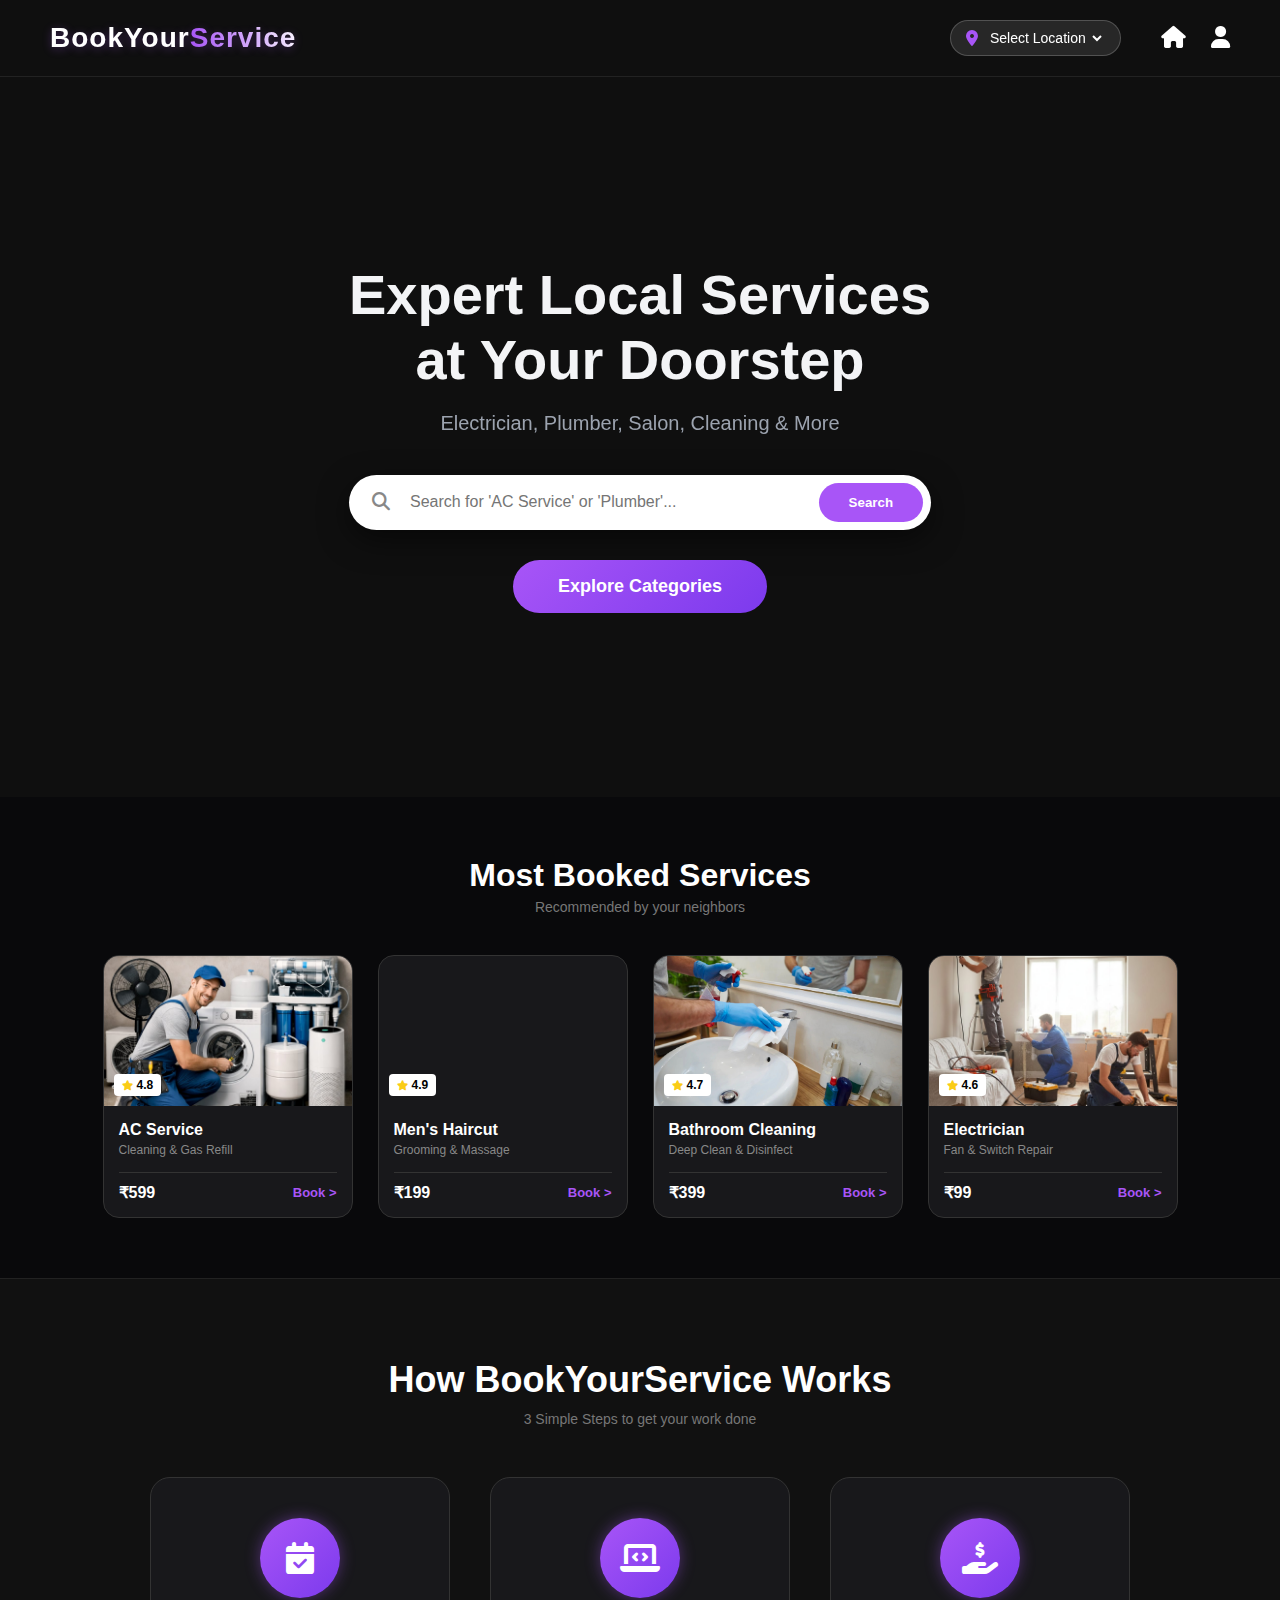
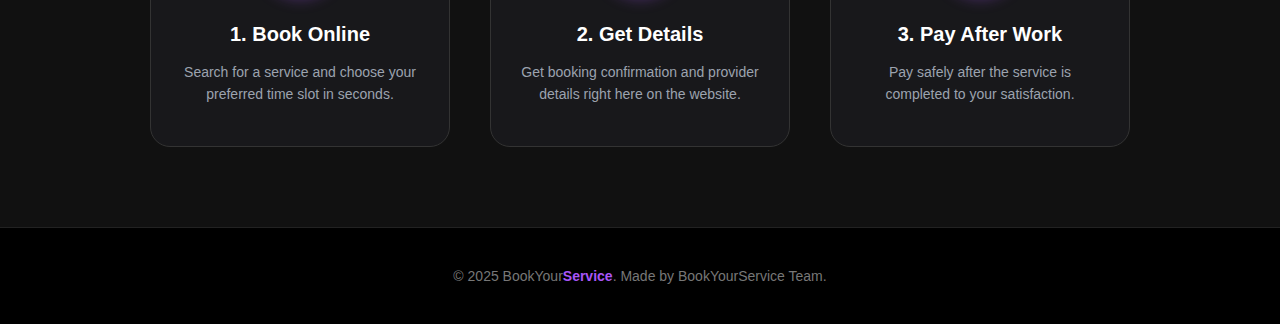
<file: index.html>
<!DOCTYPE html>
<html lang="en">
<head>
  <meta charset="UTF-8">
  <meta name="viewport" content="width=device-width, initial-scale=1.0">
  <title>Book Your Service - Home</title>
  <link rel="stylesheet" href="css/style.css">
  <link rel="stylesheet" href="https://cdnjs.cloudflare.com/ajax/libs/font-awesome/6.4.0/css/all.min.css">
</head>
<body>

  <nav class="navbar">
    <a href="index.html" style="text-decoration: none; color: inherit;">
      <div class="logo">BookYour<span>Service</span></div>
    </a>

    <div class="nav-right" style="display: flex; align-items: center; gap: 25px;">
      
      <div class="location-box">
        <i class="fa-solid fa-location-dot"></i>
        <select id="userLocation" onchange="updateLocation()">
          <option value="all">Select Location</option>
          <option value="rewa-city">Rewa City</option>
          <option value="civil-lines">Civil Lines</option>
          <option value="university-road">University Road</option>
          <option value="sirmaur-chowk">Sirmaur Chowk</option>
        </select>
      </div>

      <ul class="nav-icons">
        <li>
          <a href="index.html" class="icon-link" title="Home">
            <i class="fa-solid fa-house"></i>
          </a>
        </li>
        <li>
          <a href="login.html" class="icon-link" title="Login">
            <i class="fa-solid fa-user"></i>
          </a>
        </li>
      </ul>

    </div>
  </nav>

  <section class="hero">
    <div class="hero-content">
      <h1 class="hero-animate">Expert Local Services <br> <span class="highlight">at Your Doorstep</span></h1>
      <p class="hero-animate-delay">Electrician, Plumber, Salon, Cleaning & More</p>
      
      <div class="search-container">
        <i class="fa-solid fa-magnifying-glass search-icon"></i>
        <input type="text" id="searchInput" placeholder="Search for 'AC Service' or 'Plumber'..." onkeypress="handleEnter(event)">
        <button class="search-btn" onclick="performSearch()">Search</button>
      </div>

      <div style="margin-top: 30px;">
        <a href="categories.html">
          <button class="primary-btn">Explore Categories</button>
        </a>
      </div>
    </div>
  </section>

  <section class="popular-section">
    <h2>Most Booked Services</h2>
    <p class="subtitle">Recommended by your neighbors</p>
    
    <div class="popular-grid">
      <div class="pop-card" onclick="window.location.href='services.html?category=AC Service'">
        <div class="pop-image" style="background-image: url('images/appliance.jpg');">
            <span class="rating-badge"><i class="fa-solid fa-star"></i> 4.8</span>
        </div>
        <div class="pop-content">
            <h3>AC Service</h3>
            <p>Cleaning & Gas Refill</p>
            <div class="price-row">
                <span class="price">₹599</span>
                <span class="btn-text">Book ></span>
            </div>
        </div>
      </div>

      <div class="pop-card" onclick="window.location.href='services.html?category=Men\'s Haircut'">
        <div class="pop-image" style="background-image: url('https://images.unsplash.com/photo-1622286342621-4bd786c2447c?w=600&q=80');">
            <span class="rating-badge"><i class="fa-solid fa-star"></i> 4.9</span>
        </div>
        <div class="pop-content">
            <h3>Men's Haircut</h3>
            <p>Grooming & Massage</p>
            <div class="price-row">
                <span class="price">₹199</span>
                <span class="btn-text">Book ></span>
            </div>
        </div>
      </div>

      <div class="pop-card" onclick="window.location.href='services.html?category=Bathroom Cleaning'">
        <div class="pop-image" style="background-image: url('images/bathroom-cleaning.jpg');">
            <span class="rating-badge"><i class="fa-solid fa-star"></i> 4.7</span>
        </div>
        <div class="pop-content">
            <h3>Bathroom Cleaning</h3>
            <p>Deep Clean & Disinfect</p>
            <div class="price-row">
                <span class="price">₹399</span>
                <span class="btn-text">Book ></span>
            </div>
        </div>
      </div>

      <div class="pop-card" onclick="window.location.href='services.html?category=Electrician'">
        <div class="pop-image" style="background-image: url('images/home-repair.jpg');">
            <span class="rating-badge"><i class="fa-solid fa-star"></i> 4.6</span>
        </div>
        <div class="pop-content">
            <h3>Electrician</h3>
            <p>Fan & Switch Repair</p>
            <div class="price-row">
                <span class="price">₹99</span>
                <span class="btn-text">Book ></span>
            </div>
        </div>
      </div>
    </div>
  </section>

  <section class="how-it-works">
    <h2>How BookYourService Works</h2>
    <p class="subtitle">3 Simple Steps to get your work done</p>
    
    <div class="steps-container">
      <div class="step-box">
        <div class="step-icon">
          <i class="fa-solid fa-calendar-check"></i>
        </div>
        <h3>1. Book Online</h3>
        <p>Search for a service and choose your preferred time slot in seconds.</p>
      </div>

      <div class="step-box">
        <div class="step-icon">
          <i class="fa-solid fa-laptop-code"></i>
        </div>
        <h3>2. Get Details</h3>
        <p>Get booking confirmation and provider details right here on the website.</p>
      </div>

      <div class="step-box">
        <div class="step-icon">
          <i class="fa-solid fa-hand-holding-dollar"></i>
        </div>
        <h3>3. Pay After Work</h3>
        <p>Pay safely after the service is completed to your satisfaction.</p>
      </div>
    </div>
  </section>

  <footer>
    <p>&copy; 2025 BookYour<span>Service</span>. Made by BookYourService Team.</p>
  </footer>

  <script src="js/main.js"></script>
</body>
</html>
</file>
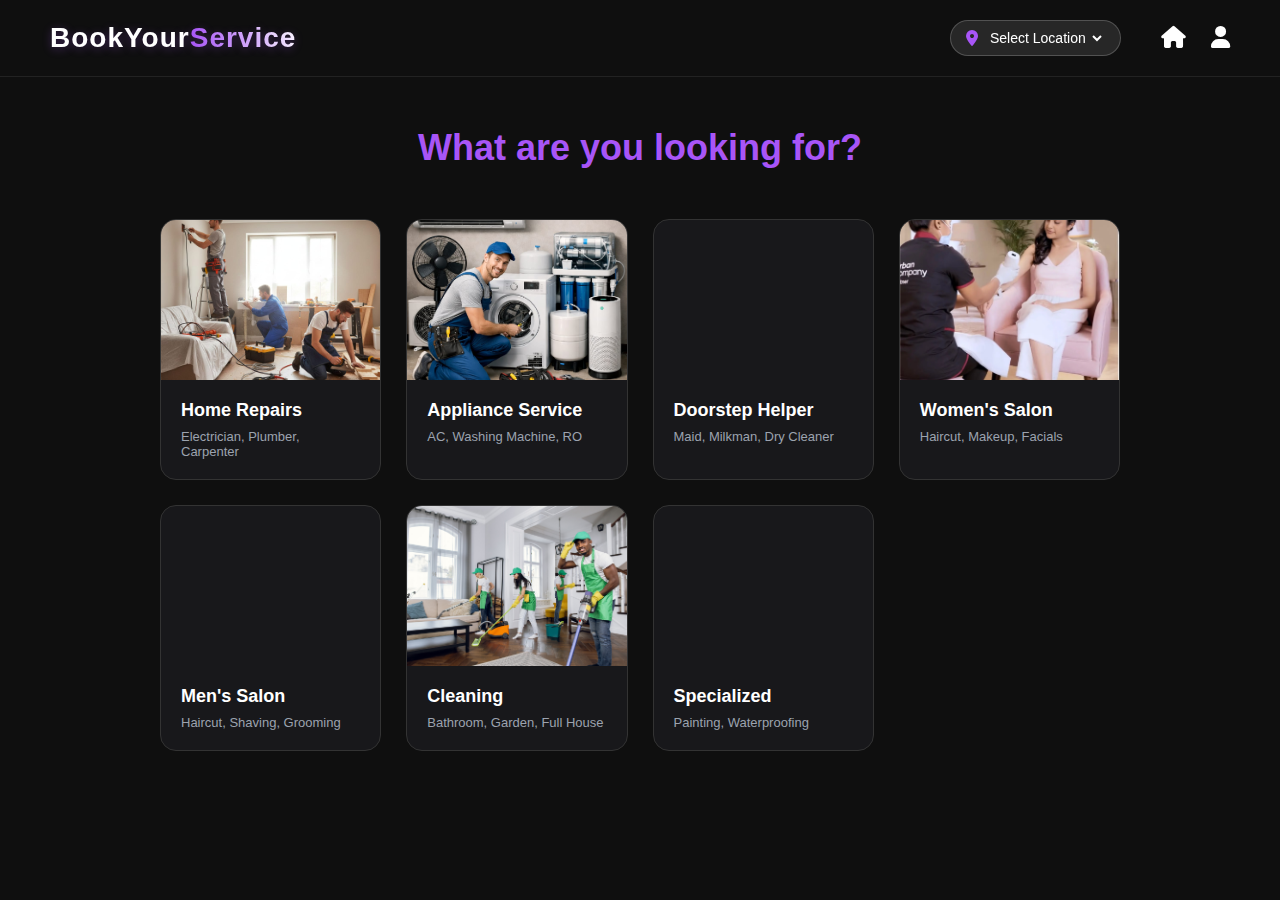
<file: categories.html>
<!DOCTYPE html>
<html lang="en">
<head>
  <meta charset="UTF-8">
  <meta name="viewport" content="width=device-width, initial-scale=1.0">
  <title>Select Category | BookYourService</title>
  <link rel="stylesheet" href="css/style.css">
  <link rel="stylesheet" href="https://cdnjs.cloudflare.com/ajax/libs/font-awesome/6.0.0/css/all.min.css">
</head>
<body>

 <nav class="navbar">
    <a href="index.html" style="text-decoration: none; color: inherit;">
      <div class="logo">BookYour<span>Service</span></div>
    </a>

    <div class="nav-right" style="display: flex; align-items: center; gap: 25px;">
      
      <div class="location-box">
        <i class="fa-solid fa-location-dot"></i>
        <select id="userLocation" onchange="updateLocation()">
          <option value="all">Select Location</option>
          <option value="rewa-city">Rewa City</option>
          <option value="civil-lines">Civil Lines</option>
          <option value="university-road">University Road</option>
          <option value="sirmaur-chowk">Sirmaur Chowk</option>
        </select>
      </div>

      <ul class="nav-icons">
        <li>
          <a href="index.html" class="icon-link" title="Home">
            <i class="fa-solid fa-house"></i>
          </a>
        </li>
        <li>
          <a href="login.html" class="icon-link" title="Login">
            <i class="fa-solid fa-user"></i>
          </a>
        </li>
      </ul>

    </div>
  </nav>

  <h2 class="page-title">What are you looking for?</h2>

 <div class="category-grid">
    
    <div class="card image-card" onclick="goToSubcategory('Repairs')">
      <div class="card-image" style="background-image: url('images/home-repair.jpg');"></div>
      <div class="card-content">
        <h3>Home Repairs</h3>
        <p>Electrician, Plumber, Carpenter</p>
      </div>
    </div>

    <div class="card image-card" onclick="goToSubcategory('Appliances')">
      <div class="card-image" style="background-image: url('images/appliance.jpg');"></div>
      <div class="card-content">
        <h3>Appliance Service</h3>
        <p>AC, Washing Machine, RO</p>
      </div>
    </div>

    <div class="card image-card" onclick="goToSubcategory('Doorstep')">
      <div class="card-image" style="background-image: url('https://images.unsplash.com/photo-1556761175-5973dc0f32e7?w=600&q=80');"></div>
      <div class="card-content">
        <h3>Doorstep Helper</h3>
        <p>Maid, Milkman, Dry Cleaner</p>
      </div>
    </div>

   <div class="card image-card" onclick="goToSubcategory('Salon')">
      <div class="card-image" style="background-image: url('images/women-salon.jpg');"></div>
      <div class="card-content">
        <h3>Women's Salon</h3>
        <p>Haircut, Makeup, Facials</p>
      </div>
    </div>
    <div class="card image-card" onclick="goToSubcategory('MensSalon')">
      <div class="card-image" style="background-image: url('https://images.unsplash.com/photo-1503951914875-452162b0f3f1?w=600&q=80');"></div>
      <div class="card-content">
        <h3>Men's Salon</h3>
        <p>Haircut, Shaving, Grooming</p>
      </div>
    </div>

    <div class="card image-card" onclick="goToSubcategory('Cleaning')">
      <div class="card-image" style="background-image: url('images/cleaning.jpg');"></div>
      <div class="card-content">
        <h3>Cleaning</h3>
        <p>Bathroom, Garden, Full House</p>
      </div>
    </div>

    <div class="card image-card" onclick="goToSubcategory('Specialized')">
      <div class="card-image" style="background-image: url('https://images.unsplash.com/photo-1562259949-e8e7689d7828?w=600&q=80');"></div>
      <div class="card-content">
        <h3>Specialized</h3>
        <p>Painting, Waterproofing</p>
      </div>
    </div>

  </div>
  <script>
    // Simple redirect function
    function goToSubcategory(group) {
        window.location.href = `subcategories.html?group=${group}`;
    }
  </script>
</body>
</html>
</file>
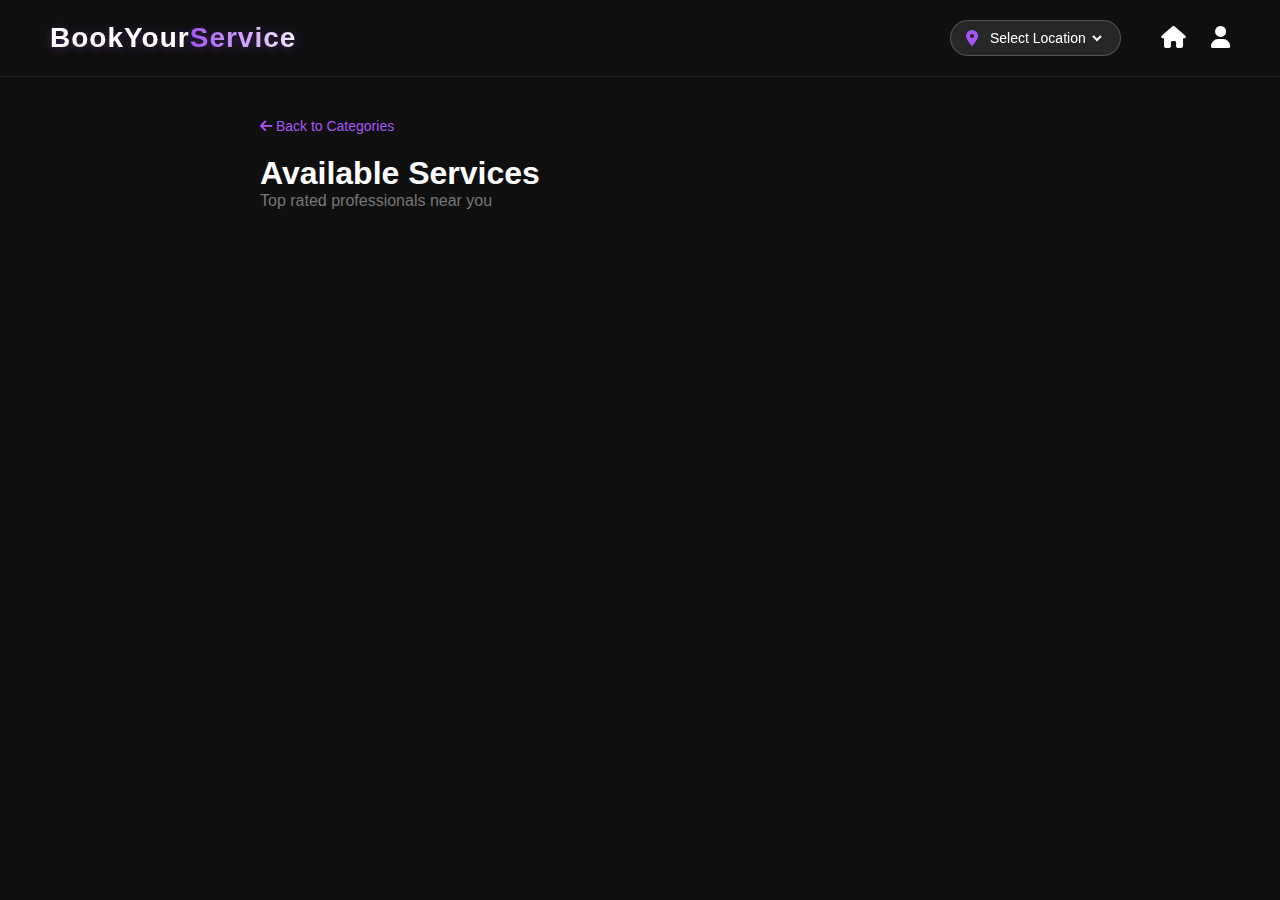
<file: services.html>
<!DOCTYPE html>
<html lang="en">
<head>
  <meta charset="UTF-8">
  <meta name="viewport" content="width=device-width, initial-scale=1.0">
  <title>Providers |  BookYourService</title>
  <link rel="stylesheet" href="css/style.css">
  <link rel="stylesheet" href="https://cdnjs.cloudflare.com/ajax/libs/font-awesome/6.0.0/css/all.min.css">
</head>
<body>

  <nav class="navbar">
    <a href="index.html" style="text-decoration: none; color: inherit;">
      <div class="logo">BookYour<span>Service</span></div>
    </a>

    <div class="nav-right" style="display: flex; align-items: center; gap: 25px;">
      
      <div class="location-box">
        <i class="fa-solid fa-location-dot"></i>
        <select id="userLocation" onchange="updateLocation()">
          <option value="all">Select Location</option>
          <option value="rewa-city">Rewa City</option>
          <option value="civil-lines">Civil Lines</option>
          <option value="university-road">University Road</option>
          <option value="sirmaur-chowk">Sirmaur Chowk</option>
        </select>
      </div>

      <ul class="nav-icons">
        <li>
          <a href="index.html" class="icon-link" title="Home">
            <i class="fa-solid fa-house"></i>
          </a>
        </li>
        <li>
          <a href="login.html" class="icon-link" title="Login">
            <i class="fa-solid fa-user"></i>
          </a>
        </li>
      </ul>

    </div>
  </nav>

  <div class="provider-container">
    <a href="categories.html" style="color: #a855f7; text-decoration: none; font-size: 14px;">
      <i class="fa-solid fa-arrow-left"></i> Back to Categories
    </a>
    
    <div style="margin-top: 20px; margin-bottom: 30px;">
      <h1 id="serviceTitle" style="color:white;">Service</h1>
      <p style="color:#777;">Top rated professionals near you</p>
    </div>

    <div id="providerList"></div>
  </div>
  <div id="bookingModal" class="modal-overlay">
    <div class="modal-content">
      <div class="modal-header">
        <h2>Book <span id="modalProviderName" class="highlight">Service</span></h2>
        <span class="close-btn" onclick="closeModal()">&times;</span>
      </div>

      <form id="bookingForm" onsubmit="confirmBooking(event)">
        <div class="form-group">
          <label>Date</label>
          <input type="date" required>
        </div>

        <div class="form-group">
          <label>Time Slot</label>
          <select required>
            <option value="">Select Time</option>
            <option>10:00 AM - 12:00 PM</option>
            <option>12:00 PM - 02:00 PM</option>
            <option>04:00 PM - 06:00 PM</option>
          </select>
        </div>

        <div class="form-group">
          <label>Your Address</label>
          <textarea placeholder="Enter your full address..." rows="3" required></textarea>
        </div>

        <button type="submit" class="primary-btn" style="width: 100%; margin-top: 10px;">Confirm Booking</button>
      </form>
    </div>
  </div>

  <script src="js/services.js"></script>
</body>
</html>
</file>
<file: css/style.css>
/* --- Global Reset --- */
* {
  margin: 0;
  padding: 0;
  box-sizing: border-box;
}

body {
  background-color: #0f0f0f; /* Your original dark background */
  color: #f3f4f6;
  font-family: 'Segoe UI', Tahoma, Geneva, Verdana, sans-serif;
  overflow-x: hidden;
}

/* --- Animations --- */
@keyframes fadeIn {
  from { opacity: 0; }
  to { opacity: 1; }
}

@keyframes slideUp {
  from { transform: translateY(30px); opacity: 0; }
  to { transform: translateY(0); opacity: 1; }
}

@keyframes pulseGlow {
  0% { box-shadow: 0 0 10px rgba(168, 85, 247, 0.4); }
  50% { box-shadow: 0 0 25px rgba(168, 85, 247, 0.7); }
  100% { box-shadow: 0 0 10px rgba(168, 85, 247, 0.4); }
}

/* --- Navbar --- */
.navbar {
  display: flex;
  justify-content: space-between;
  align-items: center;
  padding: 20px 50px;
  background: rgba(15, 15, 15, 0.9);
  backdrop-filter: blur(10px);
  position: sticky;
  top: 0;
  z-index: 100;
  border-bottom: 1px solid #222;
}

/* --- Navbar Logo Fix --- */
/* --- 1. The Shimmering Logo Animation --- */
.logo {
  font-size: 28px;
  font-weight: bold;
  color: white;
  letter-spacing: 1px;
  /* Optional: Add a subtle text shadow for depth */
  text-shadow: 0 2px 10px rgba(168, 85, 247, 0.3);
}

.logo span {
  /* Create the gradient */
  background: linear-gradient(90deg, #a855f7, #ffffff, #a855f7);
  background-size: 200% auto;
  
  /* Clip the background to the text */
  -webkit-background-clip: text;
  -webkit-text-fill-color: transparent;
  
  /* The Animation */
  animation: shine 3s linear infinite;
  font-weight: 800;
}

/* Define the Animation Movement */
@keyframes shine {
  to {
    background-position: 200% center;
  }
}
.nav-links a {
  text-decoration: none;
  color: #ccc;
  transition: 0.3s;
}

.nav-links a:hover { color: #a855f7; }

/* --- Hero Section (Home Page) --- */
.hero {
  height: 80vh;
  display: flex;
  flex-direction: column;
  justify-content: center;
  align-items: center;
  text-align: center;
  animation: fadeIn 1.2s ease-in-out;
}

.hero h1 {
  font-size: 56px;
  margin-bottom: 20px;
  animation: slideUp 0.8s ease-out;
}

.hero p {
  font-size: 20px;
  color: #9ca3af;
  margin-bottom: 40px;
  animation: slideUp 1s ease-out;
}

/* --- The A++ Button --- */
.primary-btn {
  padding: 16px 45px;
  font-size: 18px;
  border: none;
  border-radius: 50px;
  cursor: pointer;
  background: linear-gradient(135deg, #a855f7, #7c3aed);
  color: white;
  font-weight: bold;
  transition: all 0.3s ease;
  animation: slideUp 1.2s ease-out, pulseGlow 3s infinite;
}

.primary-btn:hover {
  transform: scale(1.05) translateY(-3px);
  box-shadow: 0 15px 40px rgba(168, 85, 247, 0.6);
}

/* --- Categories Page (Grid) --- */
.page-title {
  text-align: center;
  margin: 50px 0 30px;
  font-size: 36px;
  color: #a855f7;
  animation: fadeIn 1s;
}

.category-grid {
  display: grid;
  grid-template-columns: repeat(auto-fit, minmax(200px, 1fr));
  gap: 25px;
  max-width: 1000px;
  margin: 0 auto;
  padding: 20px;
  animation: slideUp 0.8s ease-out;
}

/* --- New Image Card Design (Urban Company Style) --- */
.image-card {
  background: #18181b;
  border-radius: 16px;
  overflow: hidden; /* Keeps image inside the rounded corners */
  padding: 0;       /* Remove padding so image touches edges */
  text-align: left; /* Align text to left like the PDF */
  border: 1px solid #333;
  transition: all 0.3s ease;
  height: 100%;
}

.card-image {
  height: 160px; /* Height of the image part */
  width: 100%;
  background-size: cover;
  background-position: center;
  transition: transform 0.5s ease;
}

.card-content {
  padding: 20px;
}

.card-content h3 {
  font-size: 18px;
  margin-bottom: 8px;
  color: white;
}

.card-content p {
  font-size: 13px;
  color: #9ca3af;
  margin: 0;
}

/* Hover Effect */
.image-card:hover {
  transform: translateY(-5px);
  box-shadow: 0 10px 30px rgba(0, 0, 0, 0.5);
  border-color: #a855f7;
}

.image-card:hover .card-image {
  transform: scale(1.05); /* Slight zoom on image when hovering */
}

/* --- Provider List (Services Page) --- */
.provider-container {
  max-width: 800px;
  margin: 40px auto;
  padding: 0 20px;
  animation: slideUp 0.6s ease-out;
}

.provider-card {
  background: #18181b;
  border: 1px solid #333;
  padding: 25px;
  margin-bottom: 20px;
  border-radius: 15px;
  display: flex;
  justify-content: space-between;
  align-items: center;
  transition: 0.3s;
  animation: slideUp 0.5s ease-out;
  animation-fill-mode: both;
}

/* Stagger animation for list items */
.provider-card:nth-child(1) { animation-delay: 0.1s; }
.provider-card:nth-child(2) { animation-delay: 0.2s; }
.provider-card:nth-child(3) { animation-delay: 0.3s; }
.provider-card:nth-child(4) { animation-delay: 0.4s; }

.provider-card:hover {
  border-color: #a855f7;
  transform: translateX(10px);
}

.book-btn {
  background: transparent;
  border: 2px solid #a855f7;
  color: #a855f7;
  padding: 8px 20px;
  border-radius: 8px;
  cursor: pointer;
  font-weight: bold;
  transition: 0.3s;
}

.book-btn:hover {
  background: #a855f7;
  color: white;
  box-shadow: 0 0 15px rgba(168, 85, 247, 0.5);
}
/* --- Booking Modal (Popup) --- */
.modal-overlay {
  display: none; /* Hidden by default */
  position: fixed;
  top: 0;
  left: 0;
  width: 100%;
  height: 100%;
  background: rgba(0, 0, 0, 0.8); /* Dark dim background */
  backdrop-filter: blur(5px); /* Blurs the background page */
  justify-content: center;
  align-items: center;
  z-index: 1000;
  animation: fadeIn 0.3s;
}

.modal-content {
  background: #18181b;
  padding: 30px;
  border-radius: 20px;
  width: 90%;
  max-width: 400px;
  border: 1px solid #333;
  box-shadow: 0 0 25px rgba(168, 85, 247, 0.3); /* Purple Glow */
  position: relative;
  animation: slideUp 0.4s ease-out;
}

.modal-header {
  display: flex;
  justify-content: space-between;
  align-items: center;
  margin-bottom: 20px;
}

.modal-header h2 { font-size: 22px; color: white; }

.close-btn {
  font-size: 30px;
  color: #888;
  cursor: pointer;
  transition: 0.3s;
}
.close-btn:hover { color: #fff; }

/* Form Styles */
.form-group { margin-bottom: 15px; }

.form-group label {
  display: block;
  color: #ccc;
  margin-bottom: 5px;
  font-size: 14px;
}

.form-group input, 
.form-group select, 
.form-group textarea {
  width: 100%;
  padding: 12px;
  background: #222;
  border: 1px solid #333;
  border-radius: 8px;
  color: white;
  font-family: inherit;
  outline: none;
  transition: 0.3s;
}

.form-group input:focus, 
.form-group select:focus, 
.form-group textarea:focus {
  border-color: #a855f7; /* Purple border on focus */
  box-shadow: 0 0 8px rgba(168, 85, 247, 0.2);
}
/* --- Login Page Styles --- */
.login-page {
  height: 90vh; /* Full height minus navbar */
  width: 100%;
  display: flex;
  justify-content: center;
  align-items: center;
  background: radial-gradient(circle at center, #1a1a1a 0%, #0f0f0f 100%);
}

.form-box {
  width: 380px;
  height: 500px; /* Fixed height for neatness */
  position: relative;
  margin: 6% auto;
  background: #18181b;
  padding: 5px;
  overflow: hidden; /* Hides the form that slides out */
  border-radius: 20px;
  border: 1px solid #333;
  box-shadow: 0 0 30px rgba(168, 85, 247, 0.2); /* Purple glow */
}

/* The Toggle Buttons */
.button-box {
  width: 220px;
  margin: 35px auto;
  position: relative;
  box-shadow: 0 0 20px 9px rgba(0,0,0,0.3); /* Inner shadow */
  border-radius: 30px;
  background: #222;
  display: flex;
  justify-content: space-around;
}

.toggle-btn {
  padding: 10px 30px;
  cursor: pointer;
  background: transparent;
  border: 0;
  outline: none;
  position: relative;
  color: white;
  font-weight: bold;
  transition: 0.3s;
  z-index: 1; /* Sits on top of the sliding color */
}

#btn {
  top: 0;
  left: 0;
  position: absolute;
  width: 110px;
  height: 100%;
  background: linear-gradient(to right, #a855f7, #7c3aed);
  border-radius: 30px;
  transition: .5s; /* Smooth slide animation */
}

/* Social Icons */
.social-icons {
  margin: 30px auto;
  text-align: center;
}

.social-icons i {
  color: #ccc;
  font-size: 24px;
  margin: 0 10px;
  cursor: pointer;
  transition: 0.3s;
}

.social-icons i:hover { color: #a855f7; transform: translateY(-3px); }

/* The Forms */
.input-group {
  top: 150px; /* Positions form below buttons */
  position: absolute;
  width: 280px;
  transition: .5s;
}

.input-field {
  width: 100%;
  padding: 10px 0;
  margin: 5px 0;
  border-left: 0;
  border-top: 0;
  border-right: 0;
  border-bottom: 1px solid #999;
  outline: none;
  background: transparent;
  color: white;
  transition: 0.3s;
}

.input-field:focus { border-bottom: 1px solid #a855f7; }

.submit-btn {
  width: 85%;
  padding: 10px 30px;
  cursor: pointer;
  display: block;
  margin: 30px auto;
  background: linear-gradient(to right, #a855f7, #7c3aed);
  border: 0;
  outline: none;
  border-radius: 30px;
  color: white;
  font-weight: bold;
  box-shadow: 0 5px 15px rgba(168, 85, 247, 0.4);
  transition: 0.3s;
}

.submit-btn:hover { transform: translateY(-2px); }

.check-box { margin: 30px 10px 30px 0; accent-color: #a855f7;}
/* NEW CORRECT CODE - PASTE THIS */
.input-group span { 
  color: #777; 
  font-size: 12px; 
  bottom: 68px; 
  position: absolute; 
}

/* Positioning the two forms side-by-side (one hidden off-screen) */
#login { left: 50px; }
#register { left: 450px; } /* Pushed to the right initially */
/* --- New Subcategory Service Tiles --- */

.service-tile {
  background: #18181b;
  border: 1px solid #333;
  border-radius: 15px;
  padding: 25px 20px;
  display: flex;
  flex-direction: column; /* Stack Icon on top of Text */
  align-items: center;
  justify-content: center;
  gap: 15px;
  cursor: pointer;
  transition: all 0.3s cubic-bezier(0.4, 0, 0.2, 1);
  position: relative;
  overflow: hidden;
}

/* The Icon Circle */
.icon-box {
  width: 60px;
  height: 60px;
  background: rgba(168, 85, 247, 0.1); /* Very light purple background */
  border-radius: 50%;
  display: flex;
  align-items: center;
  justify-content: center;
  transition: 0.3s;
}

.icon-box i {
  font-size: 24px;
  color: #a855f7; /* Purple Icon */
}

/* The Text */
.service-tile h3 {
  font-size: 16px;
  color: white;
  font-weight: 500;
  letter-spacing: 0.5px;
}

/* Small Arrow that appears on hover */
.arrow-icon {
  position: absolute;
  bottom: 15px;
  right: 15px;
  opacity: 0;
  transform: translateX(-10px);
  transition: 0.3s;
}

.arrow-icon i {
  color: #777;
  font-size: 12px;
}

/* --- Hover Effects --- */
.service-tile:hover {
  background: #202023;
  border-color: #a855f7; /* Purple Border */
  transform: translateY(-5px);
  box-shadow: 0 10px 25px rgba(0,0,0,0.5);
}

.service-tile:hover .icon-box {
  background: #a855f7; /* Circle turns solid purple */
  transform: scale(1.1);
}

.service-tile:hover .icon-box i {
  color: white; /* Icon turns white */
}

.service-tile:hover .arrow-icon {
  opacity: 1;
  transform: translateX(0);
}
/* --- Search Bar Styling --- */
.search-container {
  background: white;
  width: 100%;
  max-width: 600px;
  margin: 30px auto 10px; /* Centers it */
  padding: 8px;
  border-radius: 50px; /* Pill shape */
  display: flex;
  align-items: center;
  box-shadow: 0 10px 30px rgba(0,0,0,0.5); /* Deep shadow for pop */
  transition: transform 0.3s;
}

.search-container:hover {
  transform: scale(1.02); /* Slight zoom on hover */
}

.search-icon {
  color: #888;
  font-size: 18px;
  margin-left: 15px;
  margin-right: 10px;
}

.search-container input {
  flex: 1; /* Takes up all available space */
  border: none;
  outline: none;
  font-size: 16px;
  color: #333;
  padding: 10px;
}

.search-btn {
  background: #a855f7; /* Your Purple Theme */
  color: white;
  border: none;
  padding: 12px 30px;
  border-radius: 40px;
  font-weight: bold;
  cursor: pointer;
  transition: 0.3s;
}

.search-btn:hover {
  background: #9333ea;
  box-shadow: 0 5px 15px rgba(168, 85, 247, 0.4);
}
/* --- How It Works Section --- */
.how-it-works {
  padding: 80px 20px;
  background: #111; /* Slightly lighter than the main black background for contrast */
  text-align: center;
  border-top: 1px solid #222;
}

.how-it-works h2 {
  font-size: 36px;
  color: white;
  margin-bottom: 10px;
}

.steps-container {
  display: flex; /* Horizontal Layout */
  justify-content: center;
  gap: 40px;
  max-width: 1200px;
  margin: 50px auto 0;
  flex-wrap: wrap; /* Stacks nicely on mobile if needed */
}

.step-box {
  background: #18181b;
  padding: 40px 30px;
  border-radius: 20px;
  border: 1px solid #333;
  width: 300px; /* Fixed width for uniform look */
  transition: 0.3s ease;
  cursor: default;
}

/* Hover Effect: The box floats up and glows */
.step-box:hover {
  transform: translateY(-10px);
  border-color: #a855f7;
  box-shadow: 0 10px 30px rgba(168, 85, 247, 0.2);
}

/* Icon Styling */
/* --- UPDATED Icon Styling (Make them POP) --- */
.step-icon {
  width: 80px;  /* Slightly bigger circle */
  height: 80px;
  background: linear-gradient(135deg, #a855f7, #7c3aed); /* Gradient Purple Circle */
  border-radius: 50%;
  display: flex;
  align-items: center;
  justify-content: center;
  margin: 0 auto 25px;
  transition: 0.3s;
  box-shadow: 0 0 15px rgba(168, 85, 247, 0.4); /* Glowing effect */
}

.step-icon i {
  font-size: 32px; /* Bigger Icon */
  color: white;    /* Bright White Icon */
}

/* Hover Effect: Pulse Animation */
.step-box:hover .step-icon {
  transform: scale(1.1);
  box-shadow: 0 0 25px rgba(168, 85, 247, 0.8); /* Brighter Glow */
}

.step-box:hover .step-icon i {
  color: white;
}

/* Text Styling */
.step-box h3 {
  color: white;
  font-size: 20px;
  margin-bottom: 15px;
}

.step-box p {
  color: #9ca3af;
  font-size: 14px;
  line-height: 1.6;
}
/* --- Popular Services Section --- */
.popular-section {
  padding: 60px 20px;
  text-align: center;
  /* Dark background but slightly different to separate sections */
  background: #09090b; 
}

.popular-section h2 {
  color: white;
  font-size: 32px;
  margin-bottom: 5px;
}

.subtitle {
  color: #777;
  font-size: 14px;
  margin-bottom: 40px;
}

.popular-grid {
  display: flex;
  justify-content: center;
  gap: 25px;
  flex-wrap: wrap; /* Wraps nicely on smaller screens */
  max-width: 1200px;
  margin: 0 auto;
}

/* --- The Card Design --- */
.pop-card {
  background: #18181b;
  border-radius: 16px;
  width: 250px; /* Slim card width */
  overflow: hidden;
  border: 1px solid #333;
  text-align: left;
  cursor: pointer;
  transition: all 0.3s ease;
}

.pop-card:hover {
  transform: translateY(-5px);
  border-color: #a855f7;
  box-shadow: 0 10px 20px rgba(0,0,0,0.5);
}

/* Image with Rating Badge */
.pop-image {
  height: 150px;
  background-size: cover;
  background-position: center;
  position: relative;
}

.rating-badge {
  position: absolute;
  bottom: 10px;
  left: 10px;
  background: white;
  color: black;
  font-size: 12px;
  font-weight: bold;
  padding: 4px 8px;
  border-radius: 4px;
  display: flex;
  align-items: center;
  gap: 4px;
}

.rating-badge i {
  color: #facc15; /* Star Color */
  font-size: 10px;
}

/* Content & Price */
.pop-content {
  padding: 15px;
}

.pop-content h3 {
  color: white;
  font-size: 16px;
  margin-bottom: 4px;
}

.pop-content p {
  color: #888;
  font-size: 12px;
  margin-bottom: 15px;
}

.price-row {
  display: flex;
  justify-content: space-between;
  align-items: center;
  border-top: 1px solid #333;
  padding-top: 10px;
}

.price {
  color: white;
  font-weight: bold;
  font-size: 16px;
}

.btn-text {
  color: #a855f7; /* Purple */
  font-size: 13px;
  font-weight: 600;
}
/* --- Footer Styling --- */
footer {
  background: black;
  color: #777;
  text-align: center;
  padding: 40px 20px;
  border-top: 1px solid #222;
  margin-top: auto; /* Pushes footer to bottom */
}

footer p {
  font-size: 14px;
  margin: 0;
}

footer span {
  color: #a855f7; /* Purple accent */
  font-weight: bold;
}

.hero-animate {
  opacity: 0;
  transform: translateY(30px);
  /* The !important forces this animation to override any old code */
  animation: fadeInUp 1s ease-out forwards !important; 
}

.hero-animate-delay {
  opacity: 0;
  transform: translateY(30px);
  /* Add !important here too */
  animation: fadeInUp 1s ease-out 0.5s forwards !important; 
}

@keyframes fadeInUp {
  0% {
    opacity: 0;
    transform: translateY(30px);
  }
  100% {
    opacity: 1;
    transform: translateY(0);
  }
}
/* --- Navigation Icons --- */
.nav-icons {
  display: flex;
  gap: 25px; /* Space between icons */
  list-style: none;
}

.icon-link {
  color: white;       /* White icon by default */
  font-size: 22px;    /* Size of the icon */
  transition: 0.3s;
}

.icon-link:hover {
  color: #a855f7;     /* Turns Neon Purple on hover */
  transform: scale(1.2); /* Grows slightly */
  text-shadow: 0 0 10px rgba(168, 85, 247, 0.6); /* Glowing effect */
}
/* --- Location Selector Styling --- */
.location-box {
  display: flex;
  align-items: center;
  background: rgba(255, 255, 255, 0.1); /* Glass effect */
  padding: 8px 15px;
  border-radius: 20px;
  margin-right: 15px;
  border: 1px solid rgba(255, 255, 255, 0.2);
}

.location-box i {
  color: #a855f7; /* Purple Icon */
  margin-right: 8px;
}

.location-box select {
  background: transparent;
  border: none;
  color: white;
  font-size: 14px;
  outline: none;
  cursor: pointer;
}

.location-box select option {
  background: #09090b; /* Dark background for dropdown items */
  color: white;
}
</file>
